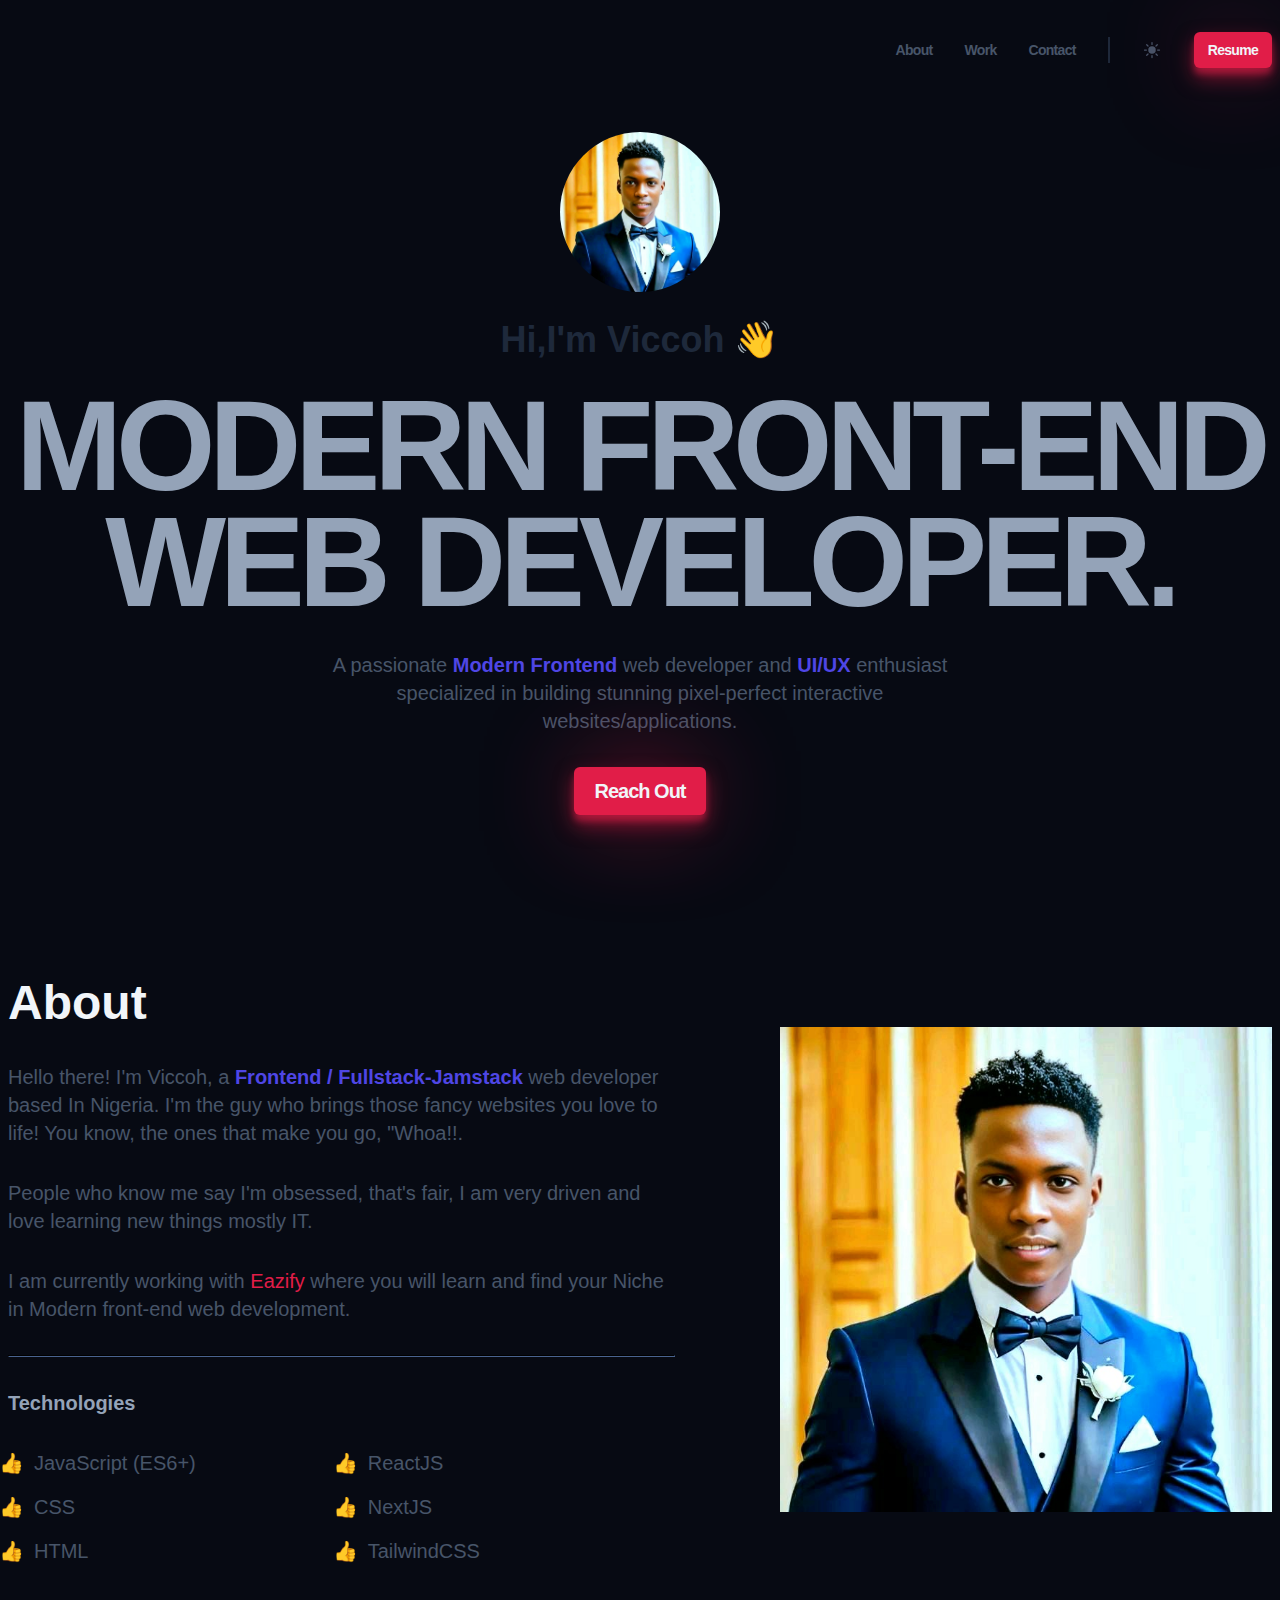
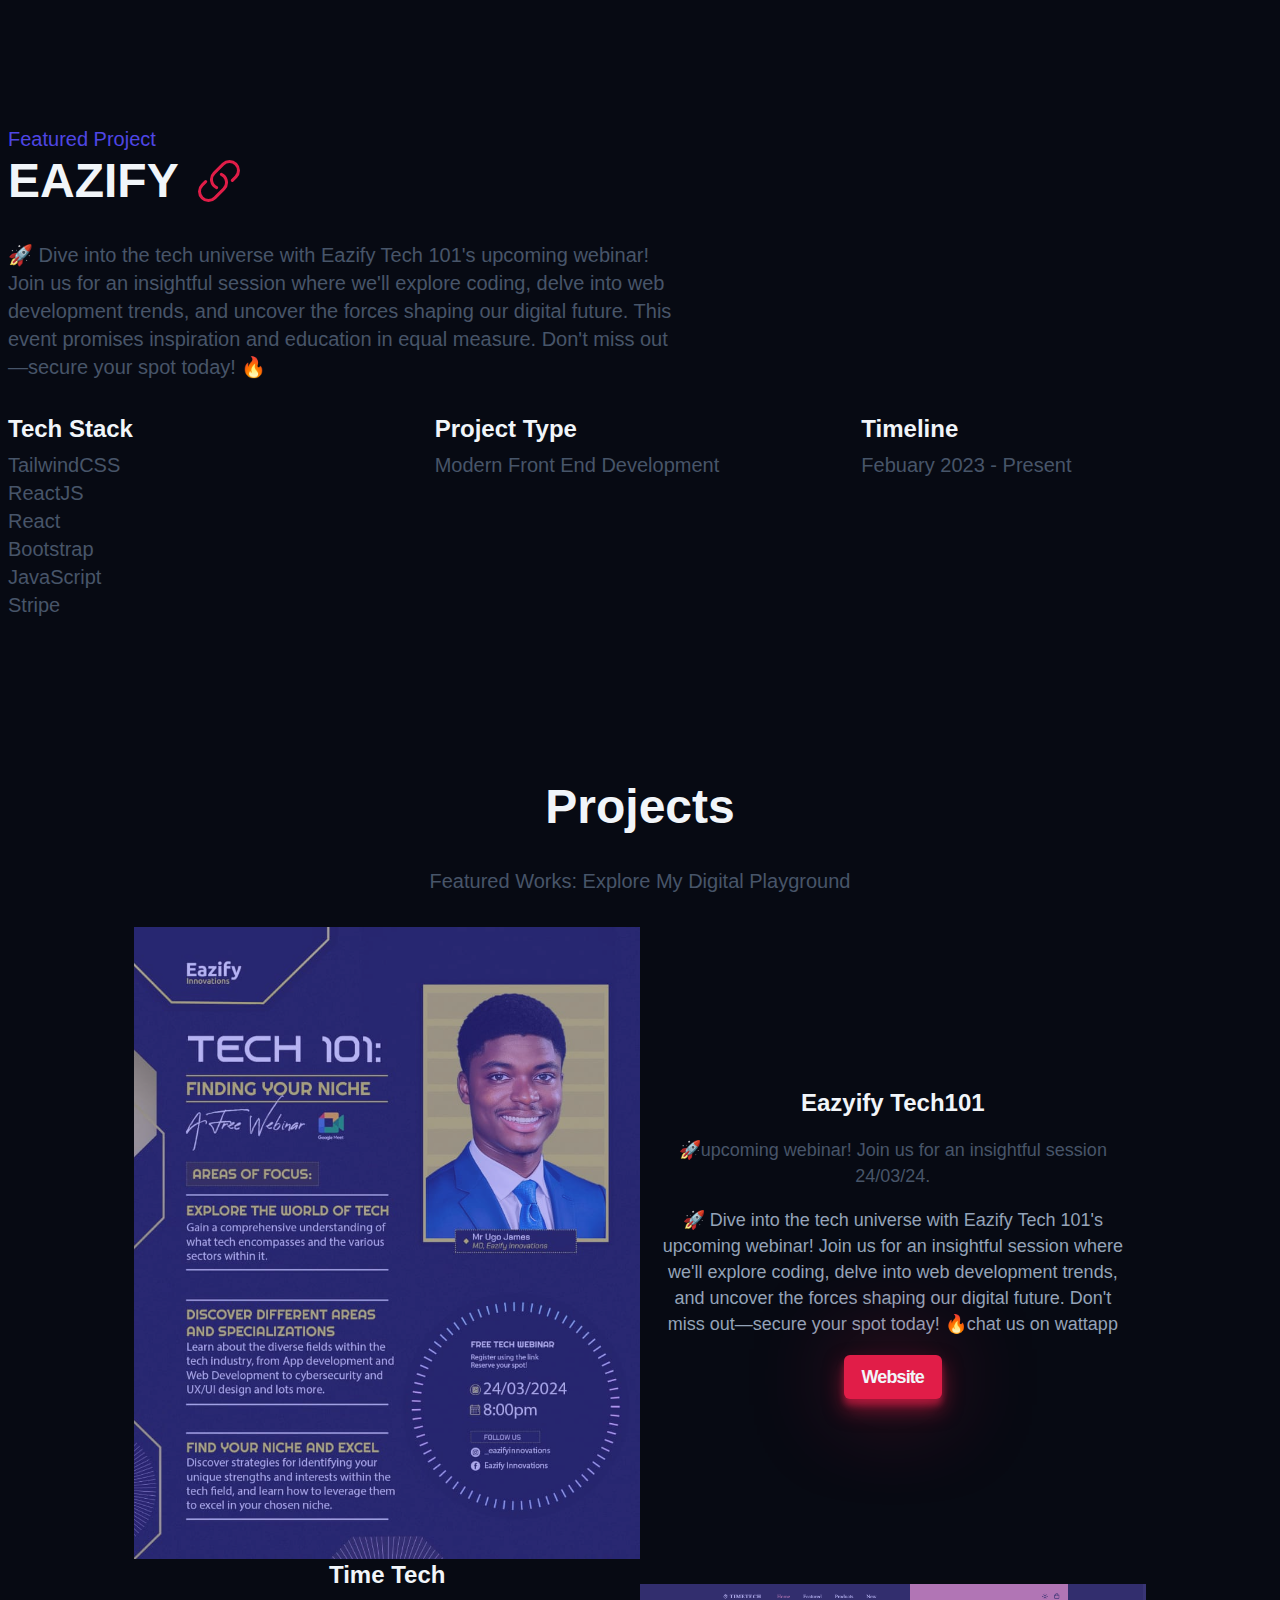
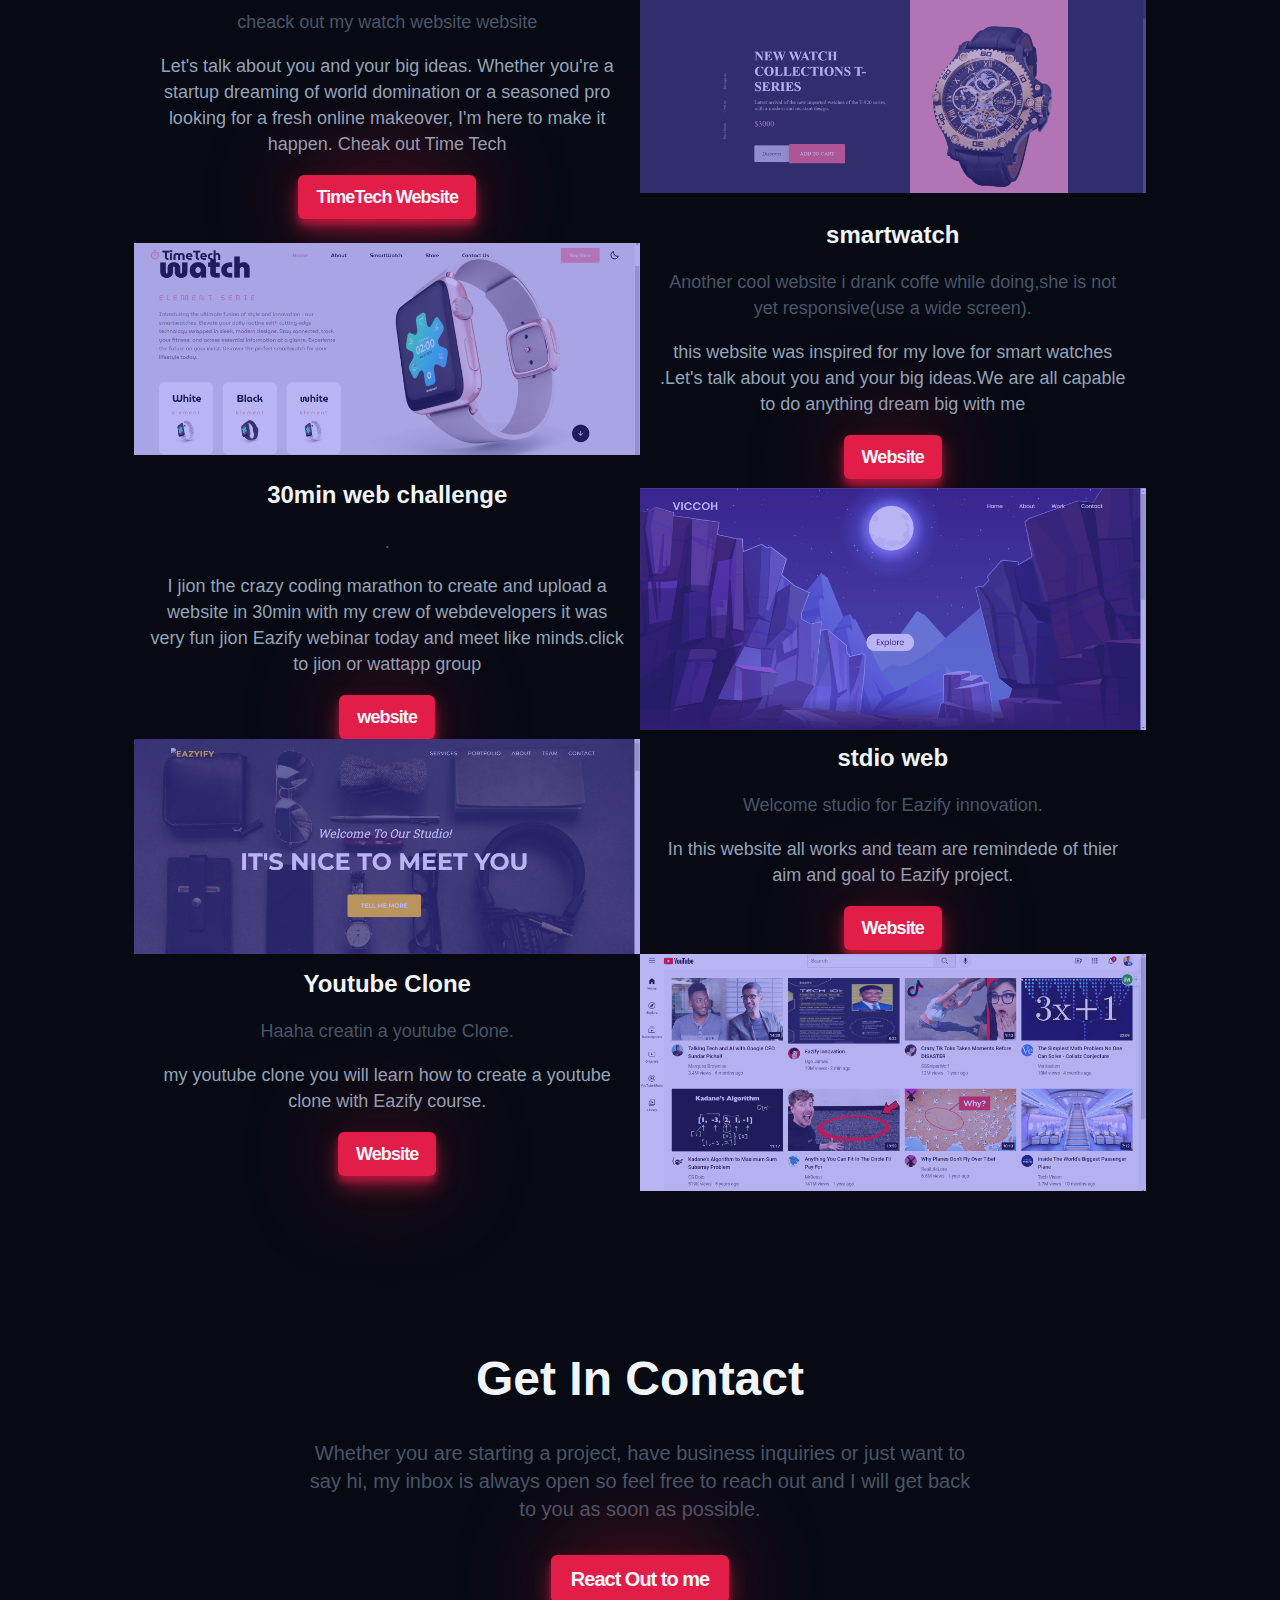
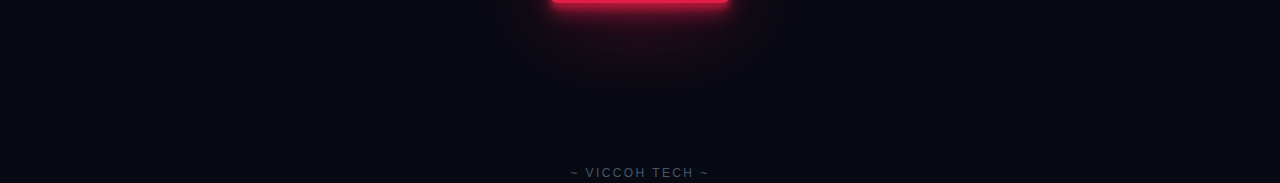
<file: index.html>
<!DOCTYPE html>
<html lang="en">

<head>
    <meta charset="UTF-8" />
    <link rel="icon" type="image/faviicon.io" href="/images/favicon.png" />
    <meta name="viewport" content="width=device-width, initial-scale=1.0" />
    <link href="https://api.fontshare.com/v2/css?f[]=general-sans@500,600,400,700&display=swap" rel="stylesheet" />
    <meta name="description" content="My Portfolio website" />
    <meta name="keywords" content="web design, html, css, js" />
    <title>Portfolio Website</title>
    <script type="module" crossorigin src="/assets/script.js"></script>
    <link rel="stylesheet" type="text/css" href="assets/style.css">

</head>

<body>
    <header class="header container">
        <nav>
            <ul class="header__menu">
                <li>
                    <a class="header__link" href="#about">About</a>
                </li>
                <li>
                    <a class="header__link" href="#featured">Work</a>
                </li>
                <li>
                    <a class="header__link" href="#contact">Contact</a>
                </li>
                <li class="header__line"></li>
                <li>
                    <button aria-label="theme-toggle btn" id="theme-toggle" class="header__sun">
              <svg
                xmlns="http://www.w3.org/2000/svg"
                viewBox="0 0 24 24"
                fill="currentColor"
              >
                <path
                  d="M12 2.25a.75.75 0 01.75.75v2.25a.75.75 0 01-1.5 0V3a.75.75 0 01.75-.75zM7.5 12a4.5 4.5 0 119 0 4.5 4.5 0 01-9 0zM18.894 6.166a.75.75 0 00-1.06-1.06l-1.591 1.59a.75.75 0 101.06 1.061l1.591-1.59zM21.75 12a.75.75 0 01-.75.75h-2.25a.75.75 0 010-1.5H21a.75.75 0 01.75.75zM17.834 18.894a.75.75 0 001.06-1.06l-1.59-1.591a.75.75 0 10-1.061 1.06l1.59 1.591zM12 18a.75.75 0 01.75.75V21a.75.75 0 01-1.5 0v-2.25A.75.75 0 0112 18zM7.758 17.303a.75.75 0 00-1.061-1.06l-1.591 1.59a.75.75 0 001.06 1.061l1.591-1.59zM6 12a.75.75 0 01-.75.75H3a.75.75 0 010-1.5h2.25A.75.75 0 016 12zM6.697 7.757a.75.75 0 001.06-1.06l-1.59-1.591a.75.75 0 00-1.061 1.06l1.59 1.591z"
                />
              </svg>
            </button>
                </li>
                <li>
                    <a class="header__resume btn" href="#">Resume</a>
                </li>
            </ul>
            <button aria-label="mobile nav button" class="header__bars">
          <svg
            xmlns="http://www.w3.org/2000/svg"
            viewBox="0 0 24 24"
            fill="currentColor"
          >
            <path
              fill-rule="evenodd"
              d="M3 6.75A.75.75 0 013.75 6h16.5a.75.75 0 010 1.5H3.75A.75.75 0 013 6.75zM3 12a.75.75 0 01.75-.75h16.5a.75.75 0 010 1.5H3.75A.75.75 0 013 12zm0 5.25a.75.75 0 01.75-.75h16.5a.75.75 0 010 1.5H3.75a.75.75 0 01-.75-.75z"
              clip-rule="evenodd"
            />
          </svg>
        </button>
        </nav>
    </header>
    <!-- Mobile Navigation -->
    <div class="mobile-nav">
        <nav>
            <ul class="mobile-nav__menu">
                <li>
                    <a class="mobile-nav__link" href="#about">About</a>
                </li>
                <li>
                    <a class="mobile-nav__link" href="#featured">Work</a>
                </li>
                <li>
                    <a class="mobile-nav__link" href="#contact">Contact</a>
                </li>
                <li class="mobile-nav__link-line"></li>
                <li>
                    <button aria-label="theme-toggle btn" id="theme-toggle" class="mobile-nav__sun">
              <svg
                xmlns="http://www.w3.org/2000/svg"
                viewBox="0 0 24 24"
                fill="currentColor"
              >
                <path
                  d="M12 2.25a.75.75 0 01.75.75v2.25a.75.75 0 01-1.5 0V3a.75.75 0 01.75-.75zM7.5 12a4.5 4.5 0 119 0 4.5 4.5 0 01-9 0zM18.894 6.166a.75.75 0 00-1.06-1.06l-1.591 1.59a.75.75 0 101.06 1.061l1.591-1.59zM21.75 12a.75.75 0 01-.75.75h-2.25a.75.75 0 010-1.5H21a.75.75 0 01.75.75zM17.834 18.894a.75.75 0 001.06-1.06l-1.59-1.591a.75.75 0 10-1.061 1.06l1.59 1.591zM12 18a.75.75 0 01.75.75V21a.75.75 0 01-1.5 0v-2.25A.75.75 0 0112 18zM7.758 17.303a.75.75 0 00-1.061-1.06l-1.591 1.59a.75.75 0 001.06 1.061l1.591-1.59zM6 12a.75.75 0 01-.75.75H3a.75.75 0 010-1.5h2.25A.75.75 0 016 12zM6.697 7.757a.75.75 0 001.06-1.06l-1.59-1.591a.75.75 0 00-1.061 1.06l1.59 1.591z"
                />
              </svg>
            </button>
                </li>
                <li>
                    <a class="mobile-nav__btn btn" href="#">Resume</a>
                </li>
            </ul>
        </nav>
    </div>
    <!-- End of Mobile Navigation -->
    <main>
        <section class="hero container">
            <img class="hero__img" src="hero.jpg" alt="Profile picture" />
            <h2 class="hero__subtitle">Hi,I'm Viccoh 👋</h2>
            <h1 class="hero__title">
               Modern FRONT-END <br /> WEB DEVELOPER.
            </h1>
            <p class="hero__description">
                A passionate <strong>Modern Frontend </strong> web developer and <strong>UI/UX</strong> enthusiast specialized in building stunning pixel-perfect interactive websites/applications.
            </p>
            <a class="hero__btn btn" href="#contact">Reach out</a>
        </section>
        <section id="about" class="about container section">
            <div class="about__content">
                <h2 class="about__title">About</h2>
                <p class="about__description">
                    Hello there! I'm Viccoh, a
                    <strong>Frontend / Fullstack-Jamstack</strong> web developer based In Nigeria. I'm the guy who brings those fancy websites you love to life! You know, the ones that make you go, "Whoa!!.
                </p>
                <p class="about__description">
                    People who know me say I'm obsessed, that's fair, I am very driven and love learning new things mostly IT.
                </p>
                <p class="about__description">
                    I am currently working with
                    <a>Eazify</a> where you will learn and find your Niche in Modern front-end web development.
                </p>
                <hr class="about__hr" />
                <h3 class="about__subtitle">Technologies</h3>
                <div class="about__ul-container">
                    <ul class="about__ul">
                        <li class="about__list">JavaScript (ES6+)</li>
                        <li class="about__list">CSS</li>
                        <li class="about__list">HTML</li>
                    </ul>
                    <ul class="about__ul">
                        <li class="about__list">ReactJS</li>
                        <li class="about__list">NextJS</li>
                        <li class="about__list">TailwindCSS</li>
                    </ul>
                </div>
            </div>
            <div class="about__img-wrappe">
                <img class="about__img" src="hero.jpg" alt="Profile picture" />
            </div>
        </section>
        <section id="featured" class="featured container section">
            <h3 class="featured__subtitle">Featured project</h3>
            <div class="featured__wrapper">
                <h2 class="featured__title">Eazify</h2>
                <a aria-label="link featured projects" class="featured__link" href="#">
            <svg
              xmlns="http://www.w3.org/2000/svg"
              fill="none"
              viewBox="0 0 24 24"
              stroke-width="1.5"
              stroke="currentColor"
            >
              <path
                stroke-linecap="round"
                stroke-linejoin="round"
                d="M13.19 8.688a4.5 4.5 0 011.242 7.244l-4.5 4.5a4.5 4.5 0 01-6.364-6.364l1.757-1.757m13.35-.622l1.757-1.757a4.5 4.5 0 00-6.364-6.364l-4.5 4.5a4.5 4.5 0 001.242 7.244"
              />
            </svg>
          </a>
            </div>
            <p class="featured__description">
                🚀 Dive into the tech universe with Eazify Tech 101's upcoming webinar! Join us for an insightful session where we'll explore coding, delve into web development trends, and uncover the forces shaping our digital future. This event promises inspiration and education in equal measure. Don't miss out—secure your spot today! 🔥
            </p>
            <div class="featured__info-container">
                <div>
                    <h3 class="featured__label">Tech stack</h3>
                    <ul class="featured__tech-stack">
                        <li class="featured__info">TailwindCSS</li>
                        <li class="featured__info">ReactJS</li>
                        <li class="featured__info">React</li>
                        <li class="featured__info">Bootstrap</li>
                        <li class="featured__info">JavaScript</li>
                        <li class="featured__info">Stripe</li>
                    </ul>
                </div>
                <div>
                    <h3 class="featured__label">Project type</h3>
                    <p class="featured__info">Modern Front End  development</p>
                </div>
                <div>
                    <h3 class="featured__label">Timeline</h3>
                    <p class="featured__info">Febuary 2023 - present</p>
                 </div>
            </div>
          
            </div>
        </section>
        <section class="work container section">
            <h2 class="work__title">Projects</h2>
            <p class="work__description">
                Featured Works: Explore My Digital Playground
            </p>
            <div class="work__container">
                <!-- Project 1 -->
                <h3 class="work__project-title"><h3></h3>
                <div class="work__img-wrapper work__image1">
                    <img class="" src="images/eazify.jpeg" data-src="/drazeforce.png" alt="time tech website" />
                </div>
               
                <div>
                    
                </div>
                <div class="work__project work__content1">
                    <h3 class="work__project-subtitle">Eazyify Tech101</h3>
                    <p class="work__project-description1">
                        🚀upcoming webinar! Join us for an insightful session 24/03/24.
                    </p>
                    <p class="work__project-description2">
                        🚀 Dive into the tech universe with Eazify Tech 101's upcoming webinar! Join us for an insightful session where we'll explore coding, delve into web development trends, and uncover the forces shaping our digital future. Don't miss out—secure your spot today! 🔥chat us on wattapp
                    </p>
                    <a class="btn work__project-btn" href="https://chat.whatsapp.com/JE1czJtigHt6icj6fiCo1a">Website</a>
                </div>
                <!-- Project 2 -->
                <h3 class="work__project-title">Time Tech</h3>
                <div class="work__img-wrapper work__image2">
                    <img class="" src="images/timetech.PNG" data-src="/drazeforce.png" alt="time tech website" />
                </div>
                <div class="work__project work__content2">
                    <h3 class="work__project-subtitle">Time Tech</h3>
                    <p class="work__project-description1">
                        cheack out my watch website website
                    </p>
                    <p class="work__project-description2">
                        Let's talk about you and your big ideas. Whether you're a startup dreaming of world domination or a seasoned pro looking for a fresh online makeover, I'm here to make it happen. Cheak out Time Tech
                    </p>
                    <a class="btn work__project-btn" href="https://viccoh.github.io/Time-Tech/">TimeTech Website</a>
                </div>
                <!-- Project 3 -->
                <h3 class="work__project-title">watch Website</h3>
                <div class="work__img-wrapper work__image3">
                    <img class="" src="images/smartwatch.PNG"alt="smart watch" />
                </div>
                <div class="work__project work__content3">
                    <h3 class="work__project-subtitle">smartwatch</h3>
                    <p class="work__project-description1">
                        Another cool website i drank coffe while doing,she is not yet responsive(use a wide screen).
                    </p>
                    <p class="work__project-description2">
                        this website was inspired for my love for smart watches .Let's talk about you and your big ideas.We are all capable to do anything dream big with me
                    </p>
                    <a class="btn work__project-btn" href="watch.html">Website</a>
                </div>
                <!-- Project 4 -->
                <h3 class="work__project-title">30min web challenge</h3>
                <div class="work__img-wrapper work__image4">
                    <img class="" src="images/first website.PNG" alt="Platform Pro website" />
                </div>
                <div class="work__project work__content4">
                    <h3 class="work__project-subtitle">30min web challenge</h3>
                    <p class="work__project-description1">
                        .
                    </p>
                    <p class="work__project-description2">
                        I  jion the crazy coding marathon to create and upload a website in 30min with my crew of webdevelopers it was very fun jion Eazify webinar today and meet like minds.click to jion or wattapp group
                    </p>
                    <a class="btn work__project-btn" href="https://chat.whatsapp.com/JE1czJtigHt6icj6fiCo1a">website</a>
                </div>
                <!-- Project 5 -->
                <h3 class="work__project-title">studio</h3>
                <div class="work__img-wrapper work__image5">
                    <img class="" src="images/eazy.PNG" alt="Studio website" />
                </div>
                <div class="work__project work__content5">
                    <h3 class="work__project-subtitle">stdio web</h3>
                    <p class="work__project-description1">
                        Welcome studio for Eazify innovation.
                    </p>
                    <p class="work__project-description2">
                        In this website all works and team are remindede of thier aim and goal to Eazify project.
                    </p>
                    <a class="btn work__project-btn" href="https://eaziifystudio.vercel.app/">Website</a>
                </div>
                <!-- Project 6 -->
                <h3 class="work__project-title">youtube clone</h3>
                <div class="work__img-wrapper work__image6">
                    <img class="" src="images/youtube clone.PNG" alt="Portfolio website" />
                </div>
                <div class="work__project work__content6">
                    <h3 class="work__project-subtitle">Youtube Clone</h3>
                    <p class="work__project-description1">
                        Haaha creatin a youtube Clone.
                    </p>
                    <p class="work__project-description2">
                        my youtube clone you will learn how to create a youtube clone with Eazify course.
                    </p>
                    <a class="btn work__project-btn" href="https://viccoh.github.io/my-youtube-clone/">Website</a>
                </div>
            </div>
        </section>
        <section id="contact" class="contact container section">
            <h2 class="contact__title">Get In Contact</h2>
            <p class="contact__description">
                Whether you are starting a project, have business inquiries or just want to say hi, my inbox is always open so feel free to reach out and I will get back to you as soon as possible.
            </p>
            <a class="contact__btn btn" href="https://chat.whatsapp.com/2347014563088" target="_blank">React Out to me</a>
      </section>
    </main>
    <footer class="footer container section">
      <h3 class="footer__title">~ Viccoh Tech ~</h3>
    </footer>
    
  </body>
</html>
</file>
<file: assets/style.css>
*,
:before,
:after {
    box-sizing: border-box
}

html {
    line-height: 1.15;
    -webkit-text-size-adjust: 100%;
    -moz-tab-size: 4;
    tab-size: 4
}

body {
    margin: 0;
    font-family: system-ui, Segoe UI, Roboto, Helvetica, Arial, sans-serif, "Apple Color Emoji", "Segoe UI Emoji"
}

hr {
    height: 0;
    color: inherit
}

abbr[title] {
    text-decoration: underline dotted
}

b,
strong {
    font-weight: bolder
}

code,
kbd,
samp,
pre {
    font-family: ui-monospace, SFMono-Regular, Consolas, Liberation Mono, Menlo, monospace;
    font-size: 1em
}

small {
    font-size: 80%
}

sub,
sup {
    font-size: 75%;
    line-height: 0;
    position: relative;
    vertical-align: baseline
}

sub {
    bottom: -.25em
}

sup {
    top: -.5em
}

table {
    text-indent: 0;
    border-color: inherit
}

button,
input,
optgroup,
select,
textarea {
    font-family: inherit;
    font-size: 100%;
    line-height: 1.15;
    margin: 0
}

button,
select {
    text-transform: none
}

button,
[type=button],
[type=reset],
[type=submit] {
   -webkit-appearance: button;
}

::-moz-focus-inner {
    border-style: none;
    padding: 0
}

:-moz-focusring {
    outline: 1px dotted ButtonText
}

:-moz-ui-invalid {
    box-shadow: none
}

legend {
    padding: 0
}

progress {
    vertical-align: baseline
}

::-webkit-inner-spin-button,
::-webkit-outer-spin-button {
    height: auto
}

[type=search] {
    -webkit-appearance: textfield;
    outline-offset: -2px
}

::-webkit-search-decoration {
    -webkit-appearance: none
}

::-webkit-file-upload-button {
    -webkit-appearance: button;
    font: inherit
}

summary {
    display: list-item
}

:root {
    --clr-dark: #070a13;
    --clr-light: #f1f5f9;
    --clr-slate400: #94a3b8;
    --clr-slate600: #475569;
    --clr-slate800: #1e293b;
    --clr-rose: #e11d48;
    --clr-indigo: #4f46e5;
    --size-xxs: .5rem;
    --size-xs: .75rem;
    --size-sm: .875rem;
    --size-base: 1rem;
    --size-lg: 1.125rem;
    --size-xl: 1.25rem;
    --size-2xl: 1.5rem;
    --size-3xl: 1.875rem;
    --size-4xl: 2.25rem;
    --size-5xl: 3rem;
    --size-6xl: 3.75rem;
    --size-7xl: 4.5rem;
    --size-8xl: 6rem;
    --size-9xl: 8rem;
    --size-10xl: 10rem
}

* {
    margin: 0;
    line-height: calc(1em + .5rem)
}

html {
    scroll-behavior: smooth
}

.light-mode {
    --clr-light: #070a13;
    --clr-dark: #f1f5f9;
    --clr-slate400: #1e293b;
    --clr-slate600: #1e293b;
    --clr-slate800: #1e293b
}

body {
    font-family: General Sans, sans-serif;
    background-color: var(--clr-dark);
    color: var(--clr-light)
}

img,
picture,
video,
canvas,
svg {
    display: block;
    max-width: 100%;
    user-select: none
}

button {
    display: inline-block;
    padding: 0;
    border: none;
    background: none;
    cursor: pointer;
    color: inherit
}

a {
    color: var(--clr-rose)
}

strong {
    color: var(--clr-indigo)
}

body::-webkit-scrollbar {
    width: 8px
}

body::-webkit-scrollbar-track {
    box-shadow: inset 0 0 #0000
}

body::-webkit-scrollbar-thumb {
    background-color: var(--clr-rose);
    outline: 1px solid var(--clr-rose)
}

.header {
    display: flex;
    justify-content: flex-end;
    align-items: center;
    padding-top: 2rem;
    padding-bottom: 2rem;
    position: relative;
    z-index: 9999
}

.header__menu {
    display: none
}

.header__bars {
    color: var(--clr-light);
    width: var(--size-2xl);
    height: var(--size-2xl);
    display: block
}

@media (min-width: 768px) {
    .header__menu {
        display: flex;
        align-items: center;
        list-style: none;
        padding: 0;
        gap: 2em
    }
    .header__link {
        font-size: var(--size-xs);
        text-decoration: none;
        font-weight: 600;
        color: var(--clr-slate600);
        letter-spacing: -.05em;
        transition: color .3s
    }
    .header__link:hover {
        color: var(--clr-rose)
    }
    .header__line {
        border: 1px solid var(--clr-slate800);
        padding-top: 1.5em
    }
    .header__sun {
        display: block;
        color: var(--clr-slate600);
        width: var(--size-base);
        height: var(--size-base)
    }
    .header__resume {
        font-size: var(--size-xs)
    }
    .header__bars {
        display: none
    }
}

@media (min-width: 1024px) {
    .header__link {
        font-size: var(--size-sm)
    }
    .header__sun {
        width: var(--size-xl);
        height: var(--size-xl)
    }
    .header__resume {
        font-size: var(--size-sm)
    }
}

.hero {
    text-align: center;
    display: flex;
    flex-direction: column;
    justify-content: center;
    align-items: center;
    gap: 1rem;
    margin-top: 2rem
}

.hero__img {
    border-radius: 50%;
    width: 6rem;
    height: 6rem
}

.hero__subtitle {
    color: var(--clr-slate800);
    font-size: var(--size-base);
    line-height: .9
}

.hero__title {
    color: var(--clr-slate400);
    text-transform: uppercase;
    font-size: var(--size-4xl);
    letter-spacing: -.05em;
    line-height: .9
}

.hero__description {
    max-width: 60ch;
    font-size: var(--size-sm);
    color: var(--clr-slate600)
}

.hero__btn {
    text-transform: capitalize;
    font-size: var(--size-sm)
}

@media (min-width: 475px) {
    .hero {
        gap: 1.5rem
    }
    .hero__img {
        width: 6.5rem;
        height: 6.5rem
    }
    .hero__subtitle {
        font-size: var(--size-lg)
    }
    .hero__title {
        font-size: var(--size-5xl)
    }
    .hero__description,
    .hero__btn {
        font-size: var(--size-base)
    }
}

@media (min-width: 1024px) {
    .hero__img {
        width: 8rem;
        height: 8rem
    }
    .hero__subtitle {
        font-size: var(--size-2xl)
    }
    .hero__title {
        font-size: var(--size-7xl)
    }
    .hero__description,
    .hero__btn {
        font-size: var(--size-lg)
    }
}

@media (min-width: 1280px) {
    .hero {
        gap: 2rem
    }
    .hero__img {
        width: 10rem;
        height: 10rem
    }
    .hero__subtitle {
        font-size: var(--size-4xl)
    }
    .hero__title {
        font-size: var(--size-9xl)
    }
    .hero__description,
    .hero__btn {
        font-size: var(--size-xl)
    }
}

.about,
.about__content {
    display: flex;
    flex-direction: column;
    gap: 1rem
}

.about__title {
    font-size: var(--size-2xl);
    color: var(--clr-light)
}

.about__description {
    max-width: 60ch;
    font-size: var(--size-sm);
    color: var(--clr-slate600)
}

.about__hr {
    border-color: var(--clr-slate800)
}

.about__subtitle {
    font-size: var(--size-sm);
    color: var(--clr-slate400)
}

.about__ul-container {
    display: flex
}

.about__ul {
    display: flex;
    flex-direction: column;
    gap: 1em;
    list-style-type: "\1f44d";
    padding-left: 1em;
    flex: 1
}

.about__list {
    font-size: var(--size-sm);
    color: var(--clr-slate600)
}

.about__list:before {
    content: "";
    margin-left: .5em
}

@media (min-width: 475px) {
    .about,
    .about__content {
        gap: 1.5rem
    }
    .about__title {
        font-size: var(--size-3xl)
    }
    .about__description,
    .about__subtitle,
    .about__list {
        font-size: var(--size-base)
    }
}

@media (min-width: 640px) {
    .about__img-wrapper {
        margin: 0 auto
    }
    .about__img {
        width: 28.6875rem
    }
}

@media (min-width: 1024px) {
    .about {
        flex-direction: row;
        justify-content: space-between;
        align-items: center
    }
    .about__title {
        font-size: var(--size-4xl)
    }
    .about__description,
    .about__subtitle,
    .about__list {
        font-size: var(--size-lg)
    }
}

@media (min-width: 1280px) {
    .about__content {
        gap: 2rem
    }
    .about__title {
        font-size: var(--size-5xl)
    }
    .about__description,
    .about__subtitle,
    .about__list {
        font-size: var(--size-xl)
    }
    .about__img {
        width: 30.75rem
    }
}

.featured__subtitle {
    font-size: var(--size-sm);
    color: var(--clr-indigo);
    text-transform: capitalize;
    font-weight: 400
}

.featured__wrapper {
    display: flex;
    align-items: center;
    gap: 1rem
}

.featured__title {
    font-size: var(--size-2xl);
    color: var(--clr-light);
    text-transform: uppercase
}

.featured__link {
    width: var(--size-2xl);
    height: var(--size-2xl)
}

.featured__description {
    max-width: 60ch;
    color: var(--clr-slate600);
    font-size: var(--size-sm);
    margin: 1rem 0
}

.featured__info-container {
    display: flex;
    flex-wrap: wrap;
    gap: 1rem
}

.featured__info-container div {
    flex: 1;
    min-width: 250px
}

.featured__label {
    font-size: var(--size-base);
    text-transform: capitalize;
    margin-bottom: .25em
}

.featured__tech-stack {
    padding: 0;
    list-style: none
}

.featured__info {
    font-size: var(--size-sm);
    color: var(--clr-slate600);
    text-transform: capitalize
}

.featured__img-container {
    margin-top: 1rem;
    display: grid;
    grid-template-columns: repeat(auto-fit, minmax(300px, 1fr));
    grid-gap: 1rem
}

.featured__img-wrapper {
    position: relative
}

.featured__img-wrapper:after {
    content: "";
    background-color: #4f46e566;
    width: 100%;
    height: 100%;
    position: absolute;
    top: 0;
    left: 0;
    z-index: 1;
    transition: background-color .3s
}

.featured__img-wrapper:hover:after {
    background-color: #4f46e51a
}

@media (min-width: 475px) {
    .featured__subtitle {
        font-size: var(--size-base)
    }
    .featured__title {
        font-size: var(--size-3xl)
    }
    .featured__link {
        width: var(--size-3xl);
        height: var(--size-3xl)
    }
    .featured__description {
        font-size: var(--size-base);
        margin: 1.5rem 0
    }
    .featured__label {
        font-size: var(--size-lg)
    }
    .featured__info {
        font-size: var(--size-base)
    }
    .featured__img-container {
        margin-top: 1.5rem;
        grid-gap: 1.5rem
    }
}

@media (min-width: 640px) {
    .featured__img-container {
        grid-template-columns: repeat(auto-fit, minmax(500px, 1fr))
    }
}

@media (min-width: 1024px) {
    .featured__subtitle {
        font-size: var(--size-lg)
    }
    .featured__title {
        font-size: var(--size-4xl)
    }
    .featured__link {
        width: var(--size-4xl);
        height: var(--size-4xl)
    }
    .featured__description {
        font-size: var(--size-lg)
    }
    .featured__label {
        font-size: var(--size-xl)
    }
    .featured__info {
        font-size: var(--size-lg)
    }
}

@media (min-width: 1280px) {
    .featured__subtitle {
        font-size: var(--size-xl)
    }
    .featured__title {
        font-size: var(--size-5xl)
    }
    .featured__link {
        width: var(--size-5xl);
        height: var(--size-5xl)
    }
    .featured__description {
        font-size: var(--size-xl);
        margin: 2rem 0
    }
    .featured__label {
        font-size: var(--size-2xl)
    }
    .featured__info {
        font-size: var(--size-xl)
    }
    .featured__img-container {
        margin-top: 2rem;
        grid-gap: 2rem
    }
}

.work {
    text-align: center
}

.work__title {
    font-size: var(--size-2xl);
    color: var(--clr-light)
}

.work__description {
    max-width: 60ch;
    font-size: var(--size-sm);
    color: var(--clr-slate600);
    margin: 1rem auto
}

.work__project-title {
    font-size: var(--size-base);
    margin-bottom: 1rem
}

.work__img-wrapper {
    position: relative
}

.work__img-wrapper:after {
    content: "";
    background-color: #4f46e566;
    width: 100%;
    height: 100%;
    position: absolute;
    top: 0;
    left: 0;
    z-index: 1;
    transition: background-color .3s
}

.work__img-wrapper:hover:after {
    background-color: #4f46e54d
}

.work__project:not(:last-child) {
    margin-bottom: 5rem
}

.work__project-description1 {
    font-size: var(--size-sm);
    color: var(--clr-slate600);
    margin: 1rem 0
}

.work__project-description2 {
    font-size: var(--size-sm);
    color: var(--clr-slate400);
    margin-bottom: 1rem
}

.work__project-btn {
    font-size: var(--size-sm)
}

.work__project-subtitle {
    display: none
}

@media (min-width: 475px) {
    .work__title {
        font-size: var(--size-3xl)
    }
    .work__description {
        font-size: var(--size-base);
        margin: 1.5rem auto
    }
    .work__project-title {
        font-size: var(--size-lg);
        margin-bottom: 1.5rem
    }
    .work__project-description1 {
        font-size: var(--size-base);
        margin: 1.5rem 0
    }
    .work__project-description2 {
        font-size: var(--size-base);
        margin-bottom: 1.5rem
    }
    .work__project-btn {
        font-size: var(--size-base)
    }
}

@media (min-width: 640px) {
    .work__container {
        display: grid;
        grid-template-columns: 1fr 1fr;
        grid-template-areas: "image1 content1" "content2 image2" "image3 content3" "content4 image4" "image5 content5" "content6 image6";
        place-items: center
    }
    .work__image1 {
        grid-area: image1
    }
    .work__image2 {
        grid-area: image2
    }
    .work__image3 {
        grid-area: image3
    }
    .work__image4 {
        grid-area: image4
    }
    .work__image5 {
        grid-area: image5
    }
    .work__image6 {
        grid-area: image6
    }
    .work__content1 {
        grid-area: content1
    }
    .work__content2 {
        grid-area: content2
    }
    .work__content3 {
        grid-area: content3
    }
    .work__content4 {
        grid-area: content4
    }
    .work__content5 {
        grid-area: content5
    }
    .work__content6 {
        grid-area: content6
    }
    .work__project {
        padding: 0 1rem
    }
    .work__project-title {
        display: none
    }
    .work__project-description1 {
        font-size: var(--size-xs);
        margin: 1em 0
    }
    .work__project-description2 {
        font-size: var(--size-xs);
        margin-bottom: 1em
    }
    .work__project-btn {
        font-size: var(--size-xs)
    }
    .work__project:not(:last-child) {
        margin-bottom: 0
    }
    .work__project-subtitle {
        display: block;
        font-size: var(--size-base)
    }
}

@media (min-width: 768px) {
    .work__project-description1,
    .work__project-description2,
    .work__project-btn {
        font-size: var(--size-sm)
    }
    .work__project-subtitle {
        font-size: var(--size-lg)
    }
}

@media (min-width: 1024px) {
    .work__title {
        font-size: var(--size-4xl)
    }
    .work__description {
        font-size: var(--size-lg)
    }
    .work__project-description1,
    .work__project-description2,
    .work__project-btn {
        font-size: var(--size-base)
    }
    .work__project-subtitle {
        font-size: var(--size-xl)
    }
}

@media (min-width: 1280px) {
    .work__title {
        font-size: var(--size-5xl)
    }
    .work__description {
        font-size: var(--size-xl);
        margin: 2rem auto
    }
    .work__project-description1,
    .work__project-description2,
    .work__project-btn {
        font-size: var(--size-lg)
    }
    .work__project-subtitle {
        font-size: var(--size-2xl)
    }
    .work__container {
        width: 80%;
        margin: 0 auto
    }
}

@media (min-width: 1536px) {
    .work__container {
        width: 70%
    }
}

.contact {
    display: flex;
    flex-direction: column;
    justify-content: center;
    align-items: center;
    text-align: center;
    gap: 1rem
}

.contact__title {
    font-size: var(--size-2xl);
    color: var(--clr-light);
    text-transform: capitalize
}

.contact__description {
    font-size: var(--size-sm);
    color: var(--clr-slate600);
    max-width: 60ch
}

.contact__btn {
    font-size: var(--size-sm)
}

@media (min-width: 475px) {
    .contact {
        gap: 1.5rem
    }
    .contact__title {
        font-size: var(--size-3xl)
    }
    .contact__description,
    .contact__btn {
        font-size: var(--size-base)
    }
}

@media (min-width: 1024px) {
    .contact__title {
        font-size: var(--size-4xl)
    }
    .contact__description,
    .contact__btn {
        font-size: var(--size-lg)
    }
}

@media (min-width: 1280px) {
    .contact {
        gap: 2rem
    }
    .contact__title {
        font-size: var(--size-5xl)
    }
    .contact__description,
    .contact__btn {
        font-size: var(--size-xl)
    }
}

.footer__title {
    font-size: var(--size-xs);
    font-weight: 400;
    color: var(--clr-slate600);
    text-align: center;
    text-transform: uppercase;
    letter-spacing: .2em;
    user-select: none
}

.mobile-nav {
    position: absolute;
    top: 0;
    left: 0;
    z-index: 999;
    width: 100%;
    height: 100%;
    background-color: var(--clr-dark);
    display: none;
    justify-content: center;
    align-items: center;
    text-align: center
}

.mobile-nav__menu {
    list-style: none;
    padding: 0;
    display: flex;
    flex-direction: column;
    justify-content: center;
    align-items: center;
    gap: 1rem
}

.mobile-nav__link {
    font-size: var(--size-sm);
    text-decoration: none;
    font-weight: 600;
    color: var(--clr-slate600);
    letter-spacing: -.05em;
    transition: color .3s
}

.mobile-nav__link:hover {
    color: var(--clr-rose)
}

.mobile-nav__link-line {
    border: 1px solid var(--clr-slate800);
    padding-right: 1.5em
}

.mobile-nav__sun {
    display: block;
    width: var(--size-xl);
    height: var(--size-xl);
    color: var(--clr-slate600)
}

.mobile-nav__btn {
    font-size: var(--size-sm)
}

.btn {
    display: inline-block;
    font-weight: 600;
    text-decoration: none;
    letter-spacing: -.05em;
    background-color: var(--clr-rose);
    color: #f1f5f9;
    padding: .5em 1em;
    border-radius: 6px;
    box-shadow: 0 10px 20px #e11d4880, 0 6px 6px #e11d4880, 0 0 100px -10px var(--clr-rose);
    transition: transform .3s, box-shadow .3s
}

.btn:hover {
    transform: translateY(-3px);
    box-shadow: 0 14px 28px #e11d4840, 0 10px 10px #e11d4838, 0 0 120px -10px var(--clr-rose)
}

.container {
    width: 100%;
    margin-left: auto;
    margin-right: auto;
    padding-left: .5rem;
    padding-right: .5rem
}

.section {
    margin-top: 5rem
}

.loading {
    filter: blur(40px) grayscale(100%)
}

.loaded {
    filter: blur(0) grayscale(0);
    transition: .7s ease-in-out
}

@media (min-width: 475px) {
    .container {
        max-width: 475px
    }
}

@media (min-width: 640px) {
    .container {
        max-width: 640px
    }
}

@media (min-width: 768px) {
    .container {
        max-width: 768px
    }
}

@media (min-width: 1024px) {
    .container {
        max-width: 1024px
    }
    .section {
        margin-top: 10rem
    }
}

@media (min-width: 1280px) {
    .container {
        max-width: 1280px
    }
}

@media (min-width: 1536px) {
    .container {
        max-width: 1536px
    }
}
</file>
